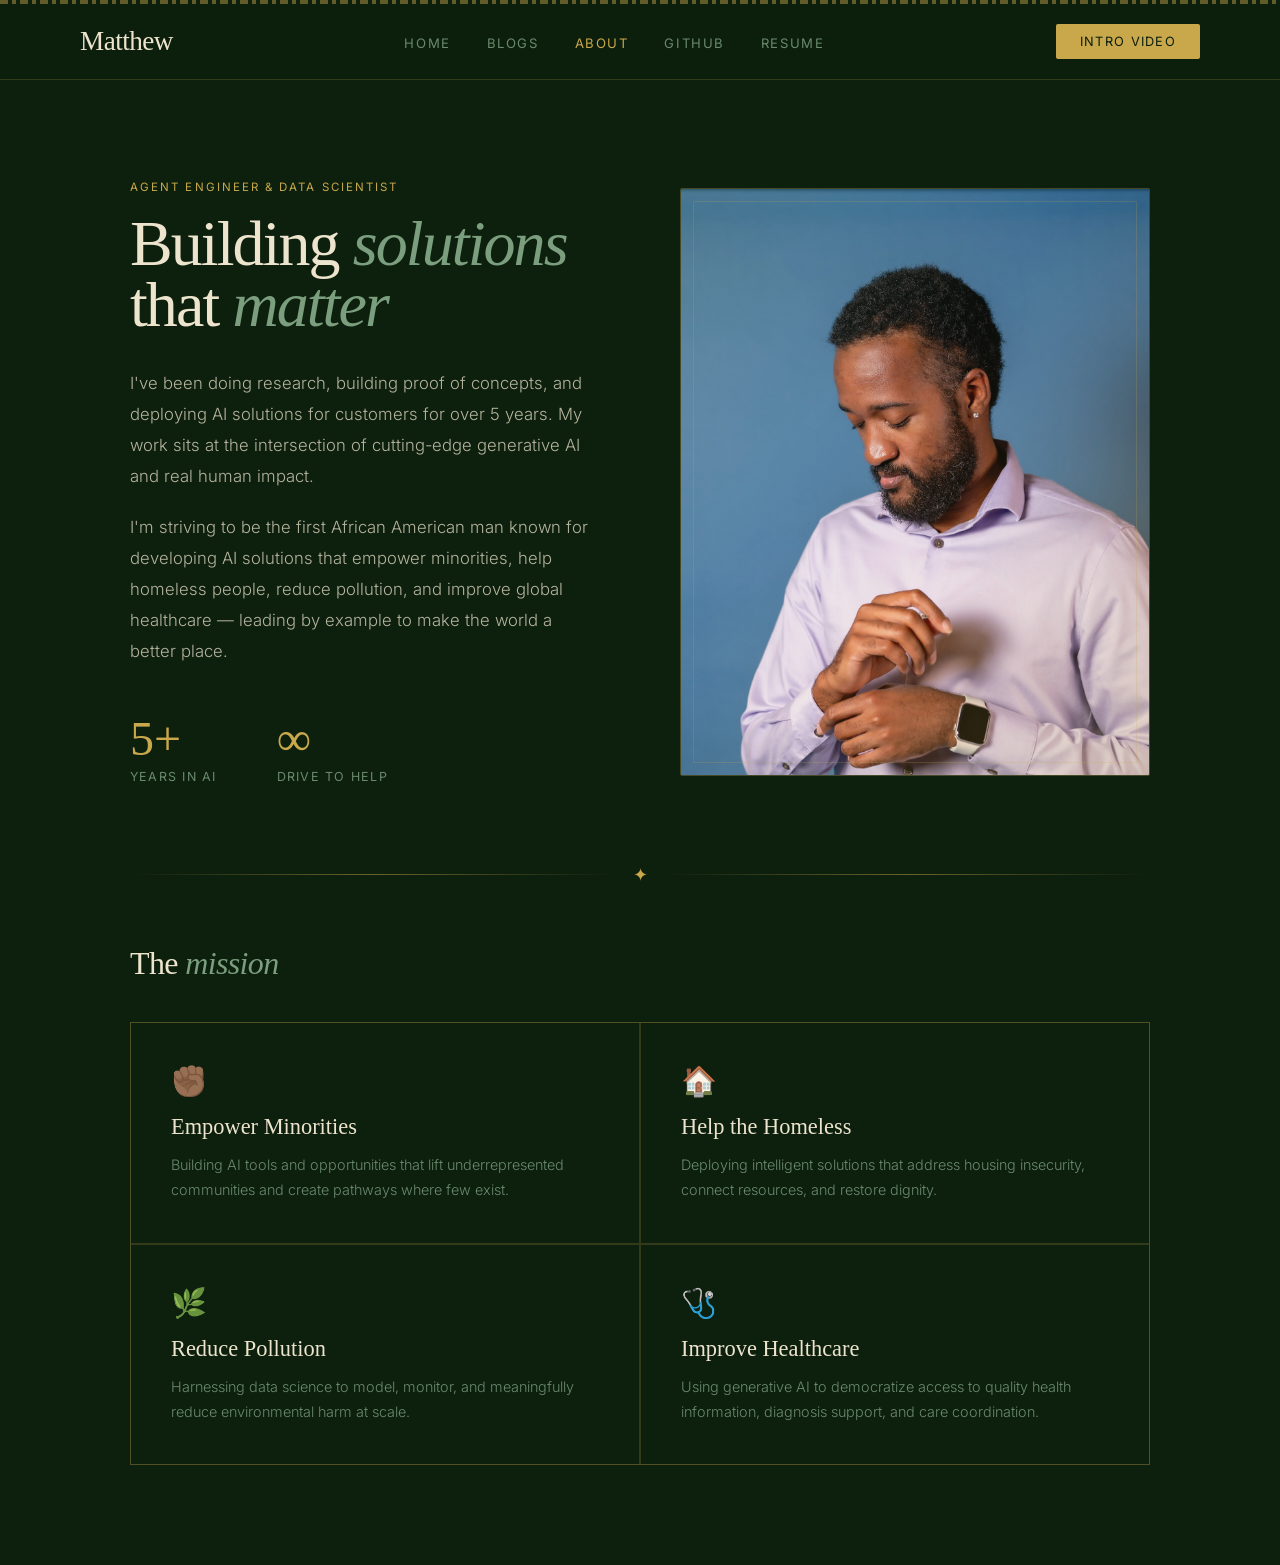
<file: design_handoff_matthew_website/about.html>
<!DOCTYPE html>
<html lang="en">
<head>
  <meta charset="UTF-8" />
  <meta name="viewport" content="width=device-width, initial-scale=1.0" />
  <title>About — Matthew</title>
  <link rel="stylesheet" href="greek-shared.css" />
  <style>
    .hero-section {
      display: grid;
      grid-template-columns: 1fr 1fr;
      gap: 80px;
      align-items: center;
      padding: 100px 40px 80px;
      max-width: 1100px;
      margin: 0 auto;
    }
    @media (max-width: 768px) {
      .hero-section { grid-template-columns: 1fr; gap: 48px; padding: 60px 24px; }
    }

    .hero-left { }

    .eyebrow {
      font-size: 0.72rem;
      text-transform: uppercase;
      letter-spacing: 0.18em;
      color: var(--gold);
      margin-bottom: 20px;
    }

    h1 {
      font-family: var(--font-d);
      font-size: clamp(3rem, 5vw, 4.5rem);
      font-weight: 400;
      line-height: 0.95;
      letter-spacing: -0.03em;
      color: var(--cream);
      margin-bottom: 32px;
    }
    h1 em {
      font-style: italic;
      color: var(--sage);
    }

    .bio {
      font-size: 1.05rem;
      line-height: 1.85;
      color: rgba(236, 228, 204, 0.75);
      font-weight: 300;
    }
    .bio + .bio { margin-top: 20px; }

    /* Portrait placeholder */
    .portrait {
      aspect-ratio: 4/5;
      background: var(--surface2);
      border: 1px solid var(--border);
      border-radius: 2px;
      display: flex;
      align-items: center;
      justify-content: center;
      position: relative;
      overflow: hidden;
    }
    .portrait::before {
      content: '';
      position: absolute;
      inset: 0;
      background:
        linear-gradient(135deg, var(--sage-dim) 0%, transparent 60%),
        linear-gradient(315deg, var(--gold-dim) 0%, transparent 60%);
    }
    .portrait-inner {
      text-align: center;
      position: relative;
      z-index: 1;
    }
    .portrait-inner svg {
      width: 80px;
      height: 80px;
      opacity: 0.3;
      color: var(--gold);
    }
    .portrait-inner p {
      font-size: 0.72rem;
      text-transform: uppercase;
      letter-spacing: 0.12em;
      color: var(--muted);
      margin-top: 12px;
    }
    .portrait img {
      width: 100%;
      height: 100%;
      object-fit: cover;
      object-position: top center;
      display: block;
    }

    /* Corner ornaments */
    .portrait::after {
      content: '';
      position: absolute;
      top: 12px; left: 12px; right: 12px; bottom: 12px;
      border: 1px solid var(--border);
      border-radius: 1px;
      pointer-events: none;
    }

    /* Mission section */
    .mission-section {
      max-width: 1100px;
      margin: 0 auto;
      padding: 0 40px 100px;
    }
    .divider {
      border: none;
      border-top: 1px solid var(--border);
      margin: 60px 0;
    }
    .mission-grid {
      display: grid;
      grid-template-columns: repeat(2, 1fr);
      gap: 2px;
      background: var(--border);
      border: 1px solid var(--border);
    }
    @media (max-width: 640px) {
      .mission-grid { grid-template-columns: 1fr; }
    }
    .mission-card {
      background: var(--bg);
      padding: 40px;
      transition: background 0.3s;
    }
    .mission-card:hover { background: var(--surface); }
    .mission-icon {
      font-size: 1.8rem;
      margin-bottom: 16px;
      filter: grayscale(0.3);
    }
    .mission-card h3 {
      font-family: var(--font-d);
      font-size: 1.4rem;
      font-weight: 500;
      color: var(--cream);
      margin-bottom: 12px;
    }
    .mission-card p {
      font-size: 0.9rem;
      line-height: 1.75;
      color: var(--muted);
      font-weight: 300;
    }

    /* Stats */
    .stats {
      display: flex;
      gap: 60px;
      margin-top: 48px;
      flex-wrap: wrap;
    }
    .stat-item {}
    .stat-num {
      font-family: var(--font-d);
      font-size: 3rem;
      font-weight: 400;
      color: var(--gold);
      line-height: 1;
    }
    .stat-label {
      font-size: 0.78rem;
      text-transform: uppercase;
      letter-spacing: 0.1em;
      color: var(--muted);
      margin-top: 6px;
    }

    .section-title {
      font-family: var(--font-d);
      font-size: 2rem;
      font-weight: 400;
      color: var(--cream);
      margin-bottom: 40px;
      letter-spacing: -0.02em;
    }
    .section-title em {
      font-style: italic;
      color: var(--sage);
    }
  </style>
</head>
<body>

  <div class="greek-key-top"></div>

  <nav>
    <div class="nav-inner">
      <a href="index.html" class="logo">Matthew</a>
      <ul class="nav-links">
        <li><a href="index.html">Home</a></li>
        <li><a href="blogs.html">Blogs</a></li>
        <li><a href="about.html" class="active">About</a></li>
        <li><a href="https://github.com/MatthewCodes" target="_blank">Github</a></li>
        <li><a href="resume.html">Resume</a></li>
      </ul>
      <a href="#" class="nav-cta">Intro Video</a>
    </div>
  </nav>

  <section class="hero-section">
    <div class="hero-left">
      <p class="eyebrow anim">Agent Engineer &amp; Data Scientist</p>
      <h1 class="anim anim-1">Building <em>solutions</em> that <em>matter</em></h1>
      <p class="bio anim anim-2">
        I've been doing research, building proof of concepts, and deploying AI solutions for customers for over 5 years. My work sits at the intersection of cutting-edge generative AI and real human impact.
      </p>
      <p class="bio anim anim-3">
        I'm striving to be the first African American man known for developing AI solutions that empower minorities, help homeless people, reduce pollution, and improve global healthcare — leading by example to make the world a better place.
      </p>
      <div class="stats anim anim-4">
        <div class="stat-item">
          <div class="stat-num">5+</div>
          <div class="stat-label">Years in AI</div>
        </div>
        <div class="stat-item">
          <div class="stat-num">∞</div>
          <div class="stat-label">Drive to Help</div>
        </div>
      </div>
    </div>
    <div class="portrait anim anim-2">
      <img src="assets/IMG_2103.JPG" alt="Matthew Rhodes" />
    </div>
  </section>

  <section class="mission-section">
    <div class="ornament anim">✦</div>
    <div style="height: 60px;"></div>

    <h2 class="section-title anim">The <em>mission</em></h2>

    <div class="mission-grid anim anim-1">
      <div class="mission-card">
        <div class="mission-icon">✊🏾</div>
        <h3>Empower Minorities</h3>
        <p>Building AI tools and opportunities that lift underrepresented communities and create pathways where few exist.</p>
      </div>
      <div class="mission-card">
        <div class="mission-icon">🏠</div>
        <h3>Help the Homeless</h3>
        <p>Deploying intelligent solutions that address housing insecurity, connect resources, and restore dignity.</p>
      </div>
      <div class="mission-card">
        <div class="mission-icon">🌿</div>
        <h3>Reduce Pollution</h3>
        <p>Harnessing data science to model, monitor, and meaningfully reduce environmental harm at scale.</p>
      </div>
      <div class="mission-card">
        <div class="mission-icon">🩺</div>
        <h3>Improve Healthcare</h3>
        <p>Using generative AI to democratize access to quality health information, diagnosis support, and care coordination.</p>
      </div>
    </div>
  </section>

</body>
</html>
</file>
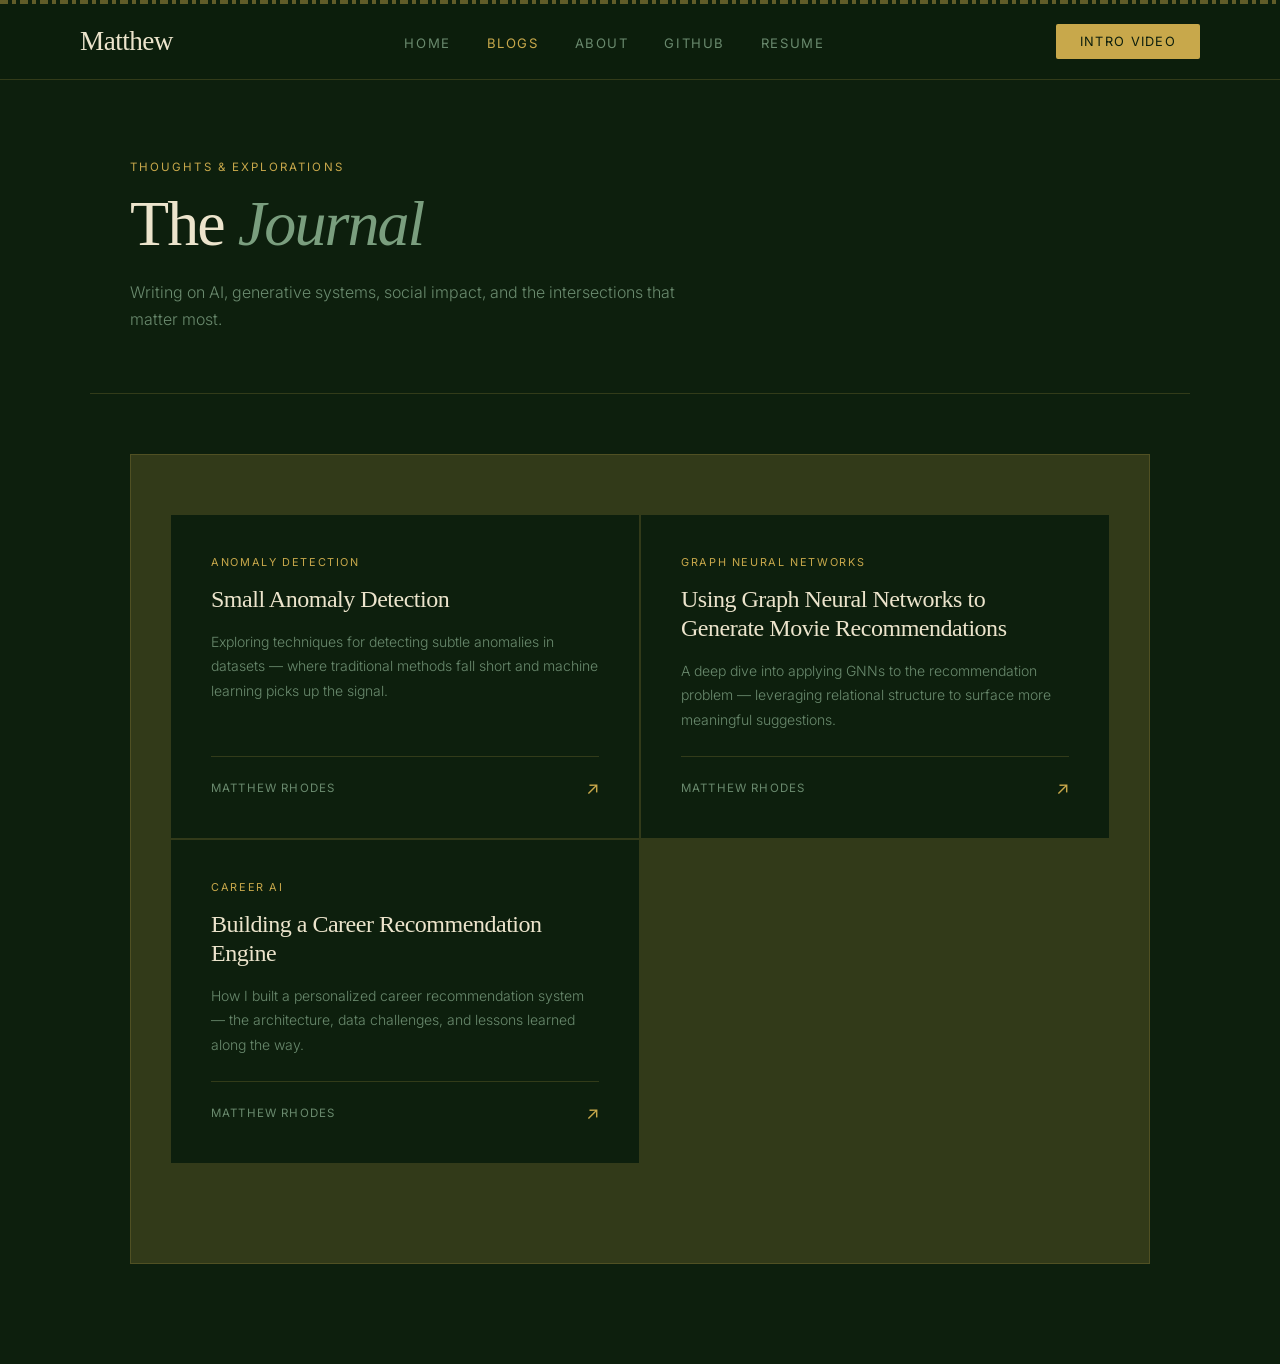
<file: design_handoff_matthew_website/blogs.html>
<!DOCTYPE html>
<html lang="en">
<head>
  <meta charset="UTF-8" />
  <meta name="viewport" content="width=device-width, initial-scale=1.0" />
  <title>Blogs — Matthew</title>
  <link rel="stylesheet" href="greek-shared.css" />
  <style>
    .page-header {
      max-width: 1100px;
      margin: 0 auto;
      padding: 80px 40px 60px;
      border-bottom: 1px solid var(--border);
    }
    .eyebrow {
      font-size: 0.72rem;
      text-transform: uppercase;
      letter-spacing: 0.18em;
      color: var(--gold);
      margin-bottom: 20px;
    }
    h1 {
      font-family: var(--font-d);
      font-size: clamp(3rem, 5vw, 4.5rem);
      font-weight: 400;
      line-height: 0.95;
      letter-spacing: -0.03em;
      color: var(--cream);
    }
    h1 em { font-style: italic; color: var(--sage); }

    .subtitle {
      margin-top: 24px;
      font-size: 1rem;
      line-height: 1.7;
      color: var(--muted);
      font-weight: 300;
      max-width: 560px;
    }

    /* Blog grid */
    .blog-grid {
      max-width: 1100px;
      margin: 0 auto;
      padding: 60px 40px 100px;
      display: grid;
      grid-template-columns: repeat(auto-fill, minmax(320px, 1fr));
      gap: 2px;
      background: var(--border);
      border: 1px solid var(--border);
    }

    .blog-card {
      background: var(--bg);
      padding: 40px;
      display: flex;
      flex-direction: column;
      gap: 16px;
      transition: background 0.3s;
      cursor: pointer;
      text-decoration: none;
    }
    .blog-card:hover { background: var(--surface); }
    .blog-card:hover .card-arrow { transform: translate(4px, -4px); }

    .card-tag {
      font-size: 0.68rem;
      text-transform: uppercase;
      letter-spacing: 0.15em;
      color: var(--gold);
    }
    .card-title {
      font-family: var(--font-d);
      font-size: 1.5rem;
      font-weight: 500;
      color: var(--cream);
      line-height: 1.2;
      letter-spacing: -0.02em;
    }
    .card-excerpt {
      font-size: 0.875rem;
      line-height: 1.75;
      color: var(--muted);
      font-weight: 300;
      flex: 1;
    }
    .card-footer {
      display: flex;
      justify-content: space-between;
      align-items: center;
      margin-top: 8px;
      padding-top: 20px;
      border-top: 1px solid var(--border);
    }
    .card-date {
      font-size: 0.72rem;
      text-transform: uppercase;
      letter-spacing: 0.1em;
      color: var(--muted);
    }
    .card-arrow {
      color: var(--gold);
      font-size: 1.1rem;
      transition: transform 0.2s ease;
    }

    /* Empty / coming soon card */
    .blog-card.empty {
      background: var(--surface);
      border: 1px dashed var(--border);
      cursor: default;
      align-items: center;
      justify-content: center;
      text-align: center;
      min-height: 260px;
    }
    .blog-card.empty:hover { background: var(--surface); }
    .empty-icon {
      font-size: 2rem;
      margin-bottom: 12px;
      opacity: 0.4;
    }
    .empty-text {
      font-family: var(--font-d);
      font-size: 1.1rem;
      color: var(--muted);
      font-style: italic;
    }
    .empty-sub {
      font-size: 0.75rem;
      color: var(--muted);
      opacity: 0.6;
      margin-top: 8px;
      letter-spacing: 0.08em;
      text-transform: uppercase;
    }

    .grid-wrapper {
      max-width: 1100px;
      margin: 60px auto 100px;
      padding: 0 40px;
    }
  </style>
</head>
<body>

  <div class="greek-key-top"></div>

  <nav>
    <div class="nav-inner">
      <a href="index.html" class="logo">Matthew</a>
      <ul class="nav-links">
        <li><a href="index.html">Home</a></li>
        <li><a href="blogs.html" class="active">Blogs</a></li>
        <li><a href="about.html">About</a></li>
        <li><a href="https://github.com/MatthewCodes" target="_blank">Github</a></li>
        <li><a href="resume.html">Resume</a></li>
      </ul>
      <a href="#" class="nav-cta">Intro Video</a>
    </div>
  </nav>

  <div class="page-header">
    <p class="eyebrow anim">Thoughts &amp; Explorations</p>
    <h1 class="anim anim-1">The <em>Journal</em></h1>
    <p class="subtitle anim anim-2">Writing on AI, generative systems, social impact, and the intersections that matter most.</p>
  </div>

  <div class="grid-wrapper">
    <div class="blog-grid anim anim-1">

      <a href="https://aws.amazon.com/blogs/machine-learning/detect-defects-in-automotive-parts-with-amazon-lookout-for-vision-and-amazon-sagemaker/" target="_blank" class="blog-card" id="blog-1">
        <div class="card-tag">Anomaly Detection</div>
        <div class="card-title">Small Anomaly Detection</div>
        <div class="card-excerpt">Exploring techniques for detecting subtle anomalies in datasets — where traditional methods fall short and machine learning picks up the signal.</div>
        <div class="card-footer">
          <span class="card-date">Matthew Rhodes</span>
          <span class="card-arrow">↗</span>
        </div>
      </a>

      <a href="https://aws.amazon.com/blogs/machine-learning/part-2-power-recommendations-and-search-using-an-imdb-knowledge-graph/" target="_blank" class="blog-card" id="blog-2">
        <div class="card-tag">Graph Neural Networks</div>
        <div class="card-title">Using Graph Neural Networks to Generate Movie Recommendations</div>
        <div class="card-excerpt">A deep dive into applying GNNs to the recommendation problem — leveraging relational structure to surface more meaningful suggestions.</div>
        <div class="card-footer">
          <span class="card-date">Matthew Rhodes</span>
          <span class="card-arrow">↗</span>
        </div>
      </a>

      <a href="https://aws.amazon.com/blogs/machine-learning/how-rallypoint-and-aws-are-personalizing-job-recommendations-to-help-military-veterans-and-service-providers-transition-back-into-civilian-life-using-amazon-personalize/" target="_blank" class="blog-card" id="blog-3">
        <div class="card-tag">Career AI</div>
        <div class="card-title">Building a Career Recommendation Engine</div>
        <div class="card-excerpt">How I built a personalized career recommendation system — the architecture, data challenges, and lessons learned along the way.</div>
        <div class="card-footer">
          <span class="card-date">Matthew Rhodes</span>
          <span class="card-arrow">↗</span>
        </div>
      </a>

    </div>
  </div>

</body>
</html>
</file>
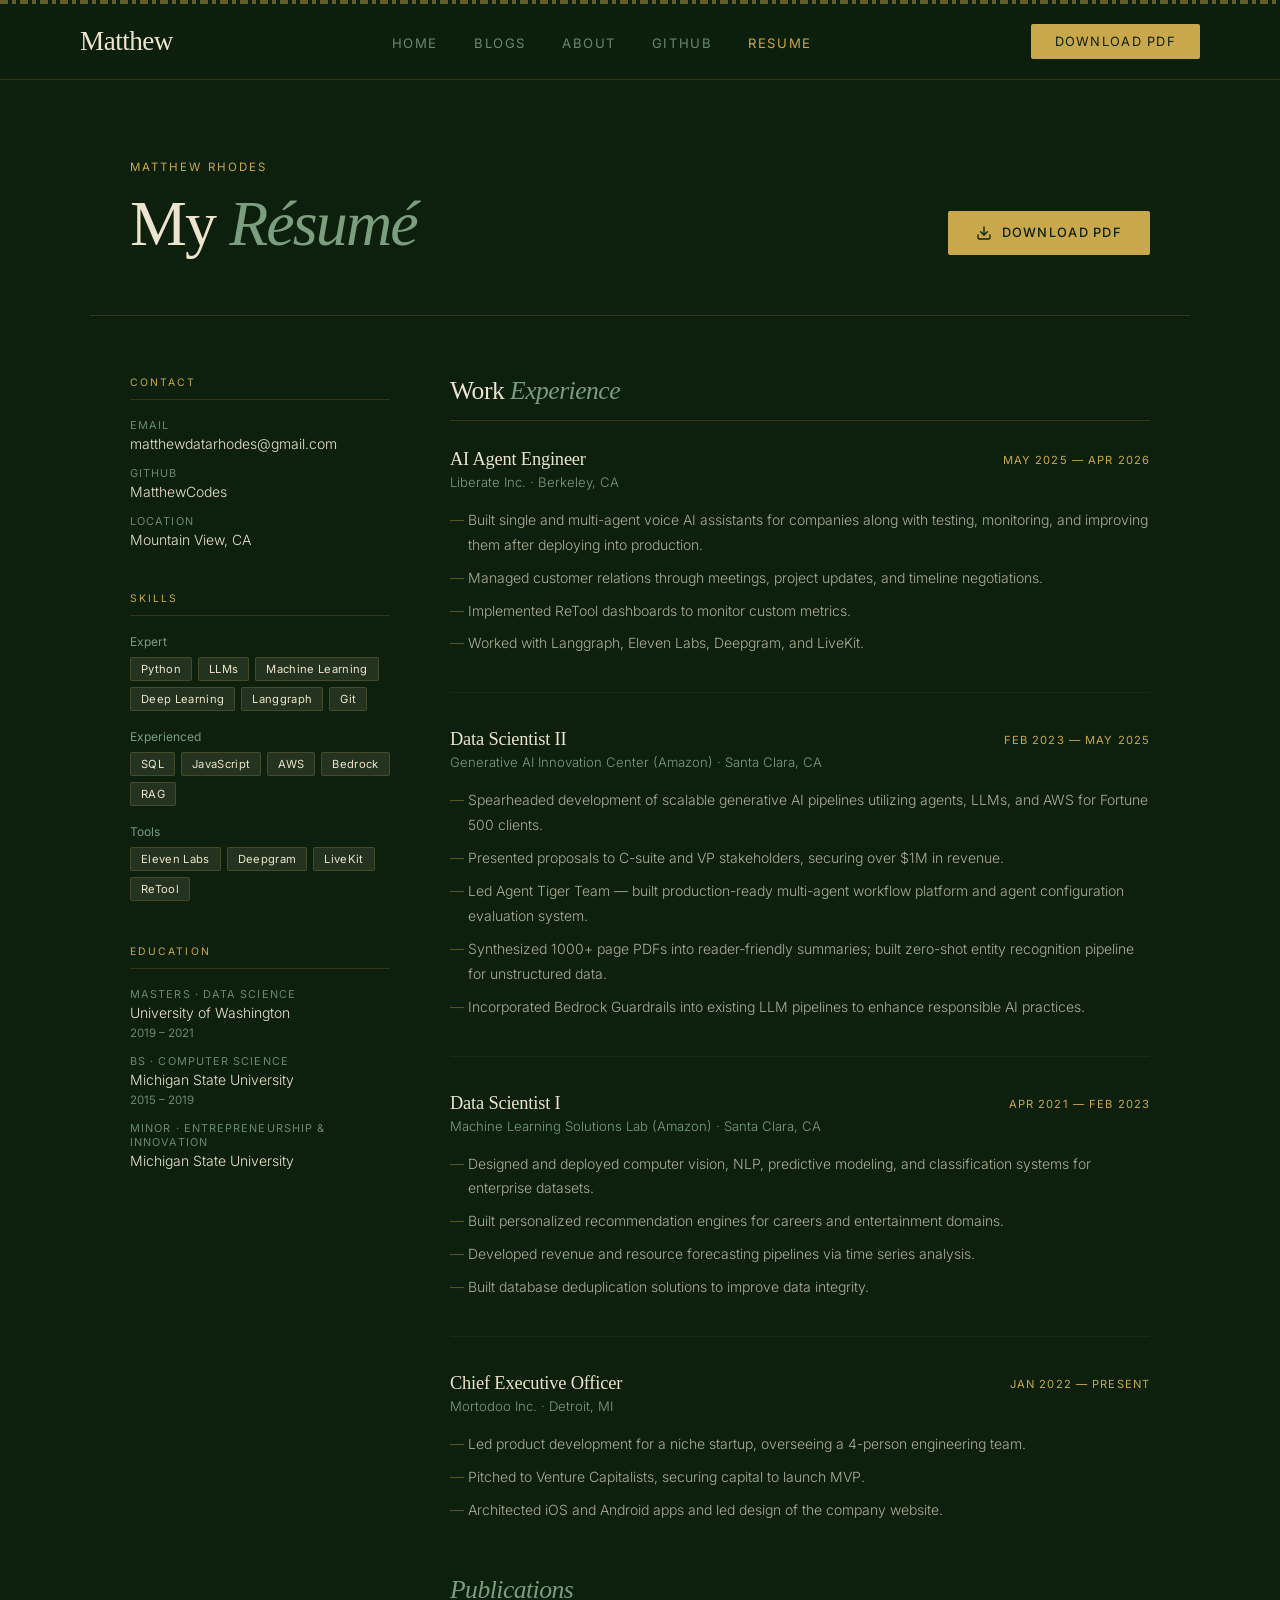
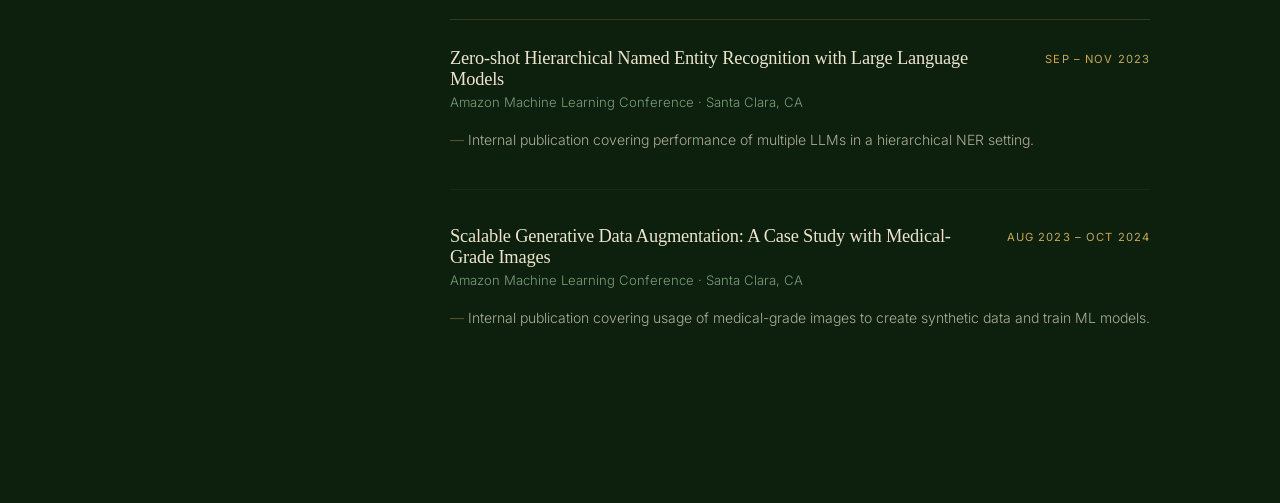
<file: design_handoff_matthew_website/resume.html>
<!DOCTYPE html>
<html lang="en">
<head>
  <meta charset="UTF-8" />
  <meta name="viewport" content="width=device-width, initial-scale=1.0" />
  <title>Resume — Matthew Rhodes</title>
  <link rel="stylesheet" href="greek-shared.css" />
  <style>
    .page-header {
      max-width: 1100px;
      margin: 0 auto;
      padding: 80px 40px 60px;
      display: flex;
      justify-content: space-between;
      align-items: flex-end;
      border-bottom: 1px solid var(--border);
      flex-wrap: wrap;
      gap: 32px;
    }
    .eyebrow {
      font-size: 0.72rem;
      text-transform: uppercase;
      letter-spacing: 0.18em;
      color: var(--gold);
      margin-bottom: 20px;
    }
    h1 {
      font-family: var(--font-d);
      font-size: clamp(3rem, 5vw, 4.5rem);
      font-weight: 400;
      line-height: 0.95;
      letter-spacing: -0.03em;
      color: var(--cream);
    }
    h1 em { font-style: italic; color: var(--sage); }

    .download-btn {
      display: inline-flex;
      align-items: center;
      gap: 10px;
      background: var(--gold);
      color: var(--bg);
      font-family: var(--font-b);
      font-size: 0.8rem;
      font-weight: 500;
      text-transform: uppercase;
      letter-spacing: 0.1em;
      text-decoration: none;
      padding: 14px 28px;
      border-radius: 2px;
      transition: opacity 0.2s;
      white-space: nowrap;
    }
    .download-btn:hover { opacity: 0.85; }
    .download-btn svg { width: 16px; height: 16px; }

    .resume-body {
      max-width: 1100px;
      margin: 0 auto;
      padding: 60px 40px 120px;
      display: grid;
      grid-template-columns: 260px 1fr;
      gap: 60px;
    }
    @media (max-width: 768px) {
      .resume-body { grid-template-columns: 1fr; padding: 40px 24px 80px; }
    }

    .sidebar-section { margin-bottom: 44px; }
    .sidebar-label {
      font-size: 0.65rem;
      text-transform: uppercase;
      letter-spacing: 0.2em;
      color: var(--gold);
      margin-bottom: 18px;
      padding-bottom: 10px;
      border-bottom: 1px solid var(--border);
    }
    .contact-item {
      display: flex;
      flex-direction: column;
      gap: 3px;
      margin-bottom: 14px;
    }
    .contact-type {
      font-size: 0.68rem;
      text-transform: uppercase;
      letter-spacing: 0.1em;
      color: var(--muted);
    }
    .contact-val {
      font-size: 0.875rem;
      color: var(--cream);
      font-weight: 300;
      text-decoration: none;
    }
    .contact-val:hover { color: var(--gold); }

    .skill-group { margin-bottom: 18px; }
    .skill-group-name {
      font-size: 0.75rem;
      color: var(--sage);
      margin-bottom: 8px;
    }
    .skill-tags { display: flex; flex-wrap: wrap; gap: 6px; }
    .skill-tag {
      font-size: 0.7rem;
      color: var(--cream);
      background: var(--surface2);
      border: 1px solid var(--border);
      padding: 4px 10px;
      border-radius: 2px;
      letter-spacing: 0.03em;
    }

    .resume-section { margin-bottom: 52px; }
    .section-heading {
      font-family: var(--font-d);
      font-size: 1.6rem;
      font-weight: 400;
      color: var(--cream);
      letter-spacing: -0.02em;
      margin-bottom: 28px;
      padding-bottom: 14px;
      border-bottom: 1px solid var(--border);
    }
    .section-heading em { font-style: italic; color: var(--sage); }

    .entry {
      display: grid;
      grid-template-columns: 1fr auto;
      gap: 6px 24px;
      margin-bottom: 36px;
      padding-bottom: 36px;
      border-bottom: 1px solid rgba(200,168,75,0.08);
    }
    .entry:last-child { border-bottom: none; margin-bottom: 0; padding-bottom: 0; }
    .entry-title {
      font-family: var(--font-d);
      font-size: 1.15rem;
      font-weight: 500;
      color: var(--cream);
      letter-spacing: -0.01em;
    }
    .entry-date {
      font-size: 0.7rem;
      text-transform: uppercase;
      letter-spacing: 0.1em;
      color: var(--gold);
      white-space: nowrap;
      padding-top: 4px;
    }
    .entry-org {
      font-size: 0.82rem;
      color: var(--sage);
      grid-column: 1 / -1;
      margin-top: -2px;
      font-weight: 300;
    }
    .entry-bullets {
      grid-column: 1 / -1;
      margin-top: 12px;
      list-style: none;
      display: flex;
      flex-direction: column;
      gap: 8px;
    }
    .entry-bullets li {
      font-size: 0.875rem;
      line-height: 1.78;
      color: rgba(236,228,204,0.72);
      font-weight: 300;
      padding-left: 18px;
      position: relative;
    }
    .entry-bullets li::before {
      content: '—';
      position: absolute;
      left: 0;
      color: var(--gold);
      opacity: 0.5;
    }
  </style>
</head>
<body>

  <div class="greek-key-top"></div>

  <nav>
    <div class="nav-inner">
      <a href="index.html" class="logo">Matthew</a>
      <ul class="nav-links">
        <li><a href="index.html">Home</a></li>
        <li><a href="blogs.html">Blogs</a></li>
        <li><a href="about.html">About</a></li>
        <li><a href="https://github.com/MatthewCodes" target="_blank">Github</a></li>
        <li><a href="resume.html" class="active">Resume</a></li>
      </ul>
      <a href="assets/Matthew_Rhodes_AI_Agent_Engineer-2.pdf" download class="nav-cta">Download PDF</a>
    </div>
  </nav>

  <div class="page-header">
    <div>
      <p class="eyebrow anim">Matthew Rhodes</p>
      <h1 class="anim anim-1">My <em>Résumé</em></h1>
    </div>
    <a href="assets/Matthew_Rhodes_AI_Agent_Engineer-2.pdf" download class="download-btn anim anim-2">
      <svg viewBox="0 0 24 24" fill="none" stroke="currentColor" stroke-width="2" stroke-linecap="round" stroke-linejoin="round">
        <path d="M21 15v4a2 2 0 0 1-2 2H5a2 2 0 0 1-2-2v-4"/>
        <polyline points="7 10 12 15 17 10"/>
        <line x1="12" y1="15" x2="12" y2="3"/>
      </svg>
      Download PDF
    </a>
  </div>

  <div class="resume-body">

    <!-- SIDEBAR -->
    <aside class="sidebar anim anim-1">

      <div class="sidebar-section">
        <p class="sidebar-label">Contact</p>
        <div class="contact-item">
          <span class="contact-type">Email</span>
          <a href="mailto:matthewdatarhodes@gmail.com" class="contact-val">matthewdatarhodes@gmail.com</a>
        </div>
        <div class="contact-item">
          <span class="contact-type">GitHub</span>
          <a href="https://github.com/MatthewCodes" target="_blank" class="contact-val">MatthewCodes</a>
        </div>
        <div class="contact-item">
          <span class="contact-type">Location</span>
          <span class="contact-val">Mountain View, CA</span>
        </div>
      </div>

      <div class="sidebar-section">
        <p class="sidebar-label">Skills</p>
        <div class="skill-group">
          <p class="skill-group-name">Expert</p>
          <div class="skill-tags">
            <span class="skill-tag">Python</span>
            <span class="skill-tag">LLMs</span>
            <span class="skill-tag">Machine Learning</span>
            <span class="skill-tag">Deep Learning</span>
            <span class="skill-tag">Langgraph</span>
            <span class="skill-tag">Git</span>
          </div>
        </div>
        <div class="skill-group">
          <p class="skill-group-name">Experienced</p>
          <div class="skill-tags">
            <span class="skill-tag">SQL</span>
            <span class="skill-tag">JavaScript</span>
            <span class="skill-tag">AWS</span>
            <span class="skill-tag">Bedrock</span>
            <span class="skill-tag">RAG</span>
          </div>
        </div>
        <div class="skill-group">
          <p class="skill-group-name">Tools</p>
          <div class="skill-tags">
            <span class="skill-tag">Eleven Labs</span>
            <span class="skill-tag">Deepgram</span>
            <span class="skill-tag">LiveKit</span>
            <span class="skill-tag">ReTool</span>
          </div>
        </div>
      </div>

      <div class="sidebar-section">
        <p class="sidebar-label">Education</p>
        <div class="contact-item">
          <span class="contact-type">Masters · Data Science</span>
          <span class="contact-val">University of Washington</span>
          <span style="font-size:0.72rem;color:var(--muted);margin-top:2px;">2019 – 2021</span>
        </div>
        <div class="contact-item">
          <span class="contact-type">BS · Computer Science</span>
          <span class="contact-val">Michigan State University</span>
          <span style="font-size:0.72rem;color:var(--muted);margin-top:2px;">2015 – 2019</span>
        </div>
        <div class="contact-item">
          <span class="contact-type">Minor · Entrepreneurship &amp; Innovation</span>
          <span class="contact-val">Michigan State University</span>
        </div>
      </div>

    </aside>

    <!-- MAIN -->
    <main class="main-content anim anim-2">

      <div class="resume-section">
        <h2 class="section-heading">Work <em>Experience</em></h2>

        <div class="entry">
          <div class="entry-title">AI Agent Engineer</div>
          <div class="entry-date">May 2025 — Apr 2026</div>
          <div class="entry-org">Liberate Inc. · Berkeley, CA</div>
          <ul class="entry-bullets">
            <li>Built single and multi-agent voice AI assistants for companies along with testing, monitoring, and improving them after deploying into production.</li>
            <li>Managed customer relations through meetings, project updates, and timeline negotiations.</li>
            <li>Implemented ReTool dashboards to monitor custom metrics.</li>
            <li>Worked with Langgraph, Eleven Labs, Deepgram, and LiveKit.</li>
          </ul>
        </div>

        <div class="entry">
          <div class="entry-title">Data Scientist II</div>
          <div class="entry-date">Feb 2023 — May 2025</div>
          <div class="entry-org">Generative AI Innovation Center (Amazon) · Santa Clara, CA</div>
          <ul class="entry-bullets">
            <li>Spearheaded development of scalable generative AI pipelines utilizing agents, LLMs, and AWS for Fortune 500 clients.</li>
            <li>Presented proposals to C-suite and VP stakeholders, securing over $1M in revenue.</li>
            <li>Led Agent Tiger Team — built production-ready multi-agent workflow platform and agent configuration evaluation system.</li>
            <li>Synthesized 1000+ page PDFs into reader-friendly summaries; built zero-shot entity recognition pipeline for unstructured data.</li>
            <li>Incorporated Bedrock Guardrails into existing LLM pipelines to enhance responsible AI practices.</li>
          </ul>
        </div>

        <div class="entry">
          <div class="entry-title">Data Scientist I</div>
          <div class="entry-date">Apr 2021 — Feb 2023</div>
          <div class="entry-org">Machine Learning Solutions Lab (Amazon) · Santa Clara, CA</div>
          <ul class="entry-bullets">
            <li>Designed and deployed computer vision, NLP, predictive modeling, and classification systems for enterprise datasets.</li>
            <li>Built personalized recommendation engines for careers and entertainment domains.</li>
            <li>Developed revenue and resource forecasting pipelines via time series analysis.</li>
            <li>Built database deduplication solutions to improve data integrity.</li>
          </ul>
        </div>

        <div class="entry">
          <div class="entry-title">Chief Executive Officer</div>
          <div class="entry-date">Jan 2022 — Present</div>
          <div class="entry-org">Mortodoo Inc. · Detroit, MI</div>
          <ul class="entry-bullets">
            <li>Led product development for a niche startup, overseeing a 4-person engineering team.</li>
            <li>Pitched to Venture Capitalists, securing capital to launch MVP.</li>
            <li>Architected iOS and Android apps and led design of the company website.</li>
          </ul>
        </div>

      </div>

      <div class="resume-section">
        <h2 class="section-heading"><em>Publications</em></h2>

        <div class="entry">
          <div class="entry-title">Zero-shot Hierarchical Named Entity Recognition with Large Language Models</div>
          <div class="entry-date">Sep – Nov 2023</div>
          <div class="entry-org">Amazon Machine Learning Conference · Santa Clara, CA</div>
          <ul class="entry-bullets">
            <li>Internal publication covering performance of multiple LLMs in a hierarchical NER setting.</li>
          </ul>
        </div>

        <div class="entry">
          <div class="entry-title">Scalable Generative Data Augmentation: A Case Study with Medical-Grade Images</div>
          <div class="entry-date">Aug 2023 – Oct 2024</div>
          <div class="entry-org">Amazon Machine Learning Conference · Santa Clara, CA</div>
          <ul class="entry-bullets">
            <li>Internal publication covering usage of medical-grade images to create synthetic data and train ML models.</li>
          </ul>
        </div>

      </div>

    </main>
  </div>

</body>
</html>
</file>
<file: design_handoff_matthew_website/greek-shared.css>
/* ── SHARED GREEK AESTHETIC ── */
@import url('https://fonts.googleapis.com/css2?family=Cormorant+Garant:ital,wght@0,400;0,500;0,600;1,400;1,600&family=Inter:wght@300;400;500&display=swap');

*, *::before, *::after { box-sizing: border-box; margin: 0; padding: 0; }

:root {
  --bg:        #0d1f0d;
  --bg2:       #111f11;
  --surface:   rgba(205, 195, 165, 0.07);
  --surface2:  rgba(205, 195, 165, 0.12);
  --gold:      #c8a84b;
  --gold-dim:  rgba(200, 168, 75, 0.3);
  --cream:     #ece4cc;
  --sage:      #7a9e7e;
  --sage-dim:  rgba(122, 158, 126, 0.25);
  --muted:     #6a8a6e;
  --border:    rgba(200, 168, 75, 0.2);
  --font-d:    'Cormorant Garant', serif;
  --font-b:    'Inter', sans-serif;
}

html, body {
  min-height: 100vh;
  background: var(--bg);
  color: var(--cream);
  font-family: var(--font-b);
  -webkit-font-smoothing: antialiased;
}

/* ── GREEK KEY BORDER ── */
.greek-key-top {
  width: 100%;
  height: 4px;
  background:
    repeating-linear-gradient(
      90deg,
      var(--gold) 0px, var(--gold) 8px,
      transparent 8px, transparent 12px,
      var(--gold) 12px, var(--gold) 16px,
      transparent 16px, transparent 20px
    );
  opacity: 0.45;
}

/* ── NAV ── */
nav {
  position: sticky;
  top: 0;
  z-index: 100;
  background: rgba(13, 31, 13, 0.88);
  backdrop-filter: blur(12px);
  -webkit-backdrop-filter: blur(12px);
  border-bottom: 1px solid var(--border);
}
.nav-inner {
  display: flex;
  justify-content: space-between;
  align-items: center;
  padding: 20px 40px;
  max-width: 1200px;
  margin: 0 auto;
}
.logo {
  font-family: var(--font-d);
  font-size: 1.7rem;
  color: var(--cream);
  letter-spacing: -0.02em;
  text-decoration: none;
}
.logo span { color: var(--gold); }
.nav-links {
  display: flex;
  gap: 36px;
  list-style: none;
}
.nav-links a {
  font-size: 0.82rem;
  text-transform: uppercase;
  letter-spacing: 0.12em;
  color: var(--muted);
  text-decoration: none;
  transition: color 0.2s;
}
.nav-links a:hover, .nav-links a.active { color: var(--gold); }
.nav-cta {
  font-family: var(--font-b);
  font-size: 0.8rem;
  text-transform: uppercase;
  letter-spacing: 0.1em;
  color: var(--bg);
  background: var(--gold);
  border: none;
  cursor: pointer;
  border-radius: 2px;
  padding: 10px 24px;
  transition: opacity 0.2s;
  text-decoration: none;
}
.nav-cta:hover { opacity: 0.85; }

/* ── ORNAMENT ── */
.ornament {
  display: flex;
  align-items: center;
  gap: 16px;
  color: var(--gold);
  opacity: 0.6;
  font-size: 1.1rem;
}
.ornament::before, .ornament::after {
  content: '';
  flex: 1;
  height: 1px;
  background: linear-gradient(90deg, transparent, var(--gold), transparent);
  opacity: 0.5;
}

/* ── PAGE WRAPPER ── */
.page-wrapper {
  max-width: 1100px;
  margin: 0 auto;
  padding: 80px 40px;
}

/* ── ANIMATIONS ── */
@keyframes fade-up {
  from { opacity: 0; transform: translateY(20px); }
  to   { opacity: 1; transform: translateY(0); }
}
.anim { animation: fade-up 0.7s ease-out both; }
.anim-1 { animation-delay: 0.1s; }
.anim-2 { animation-delay: 0.2s; }
.anim-3 { animation-delay: 0.3s; }
.anim-4 { animation-delay: 0.4s; }
</file>
